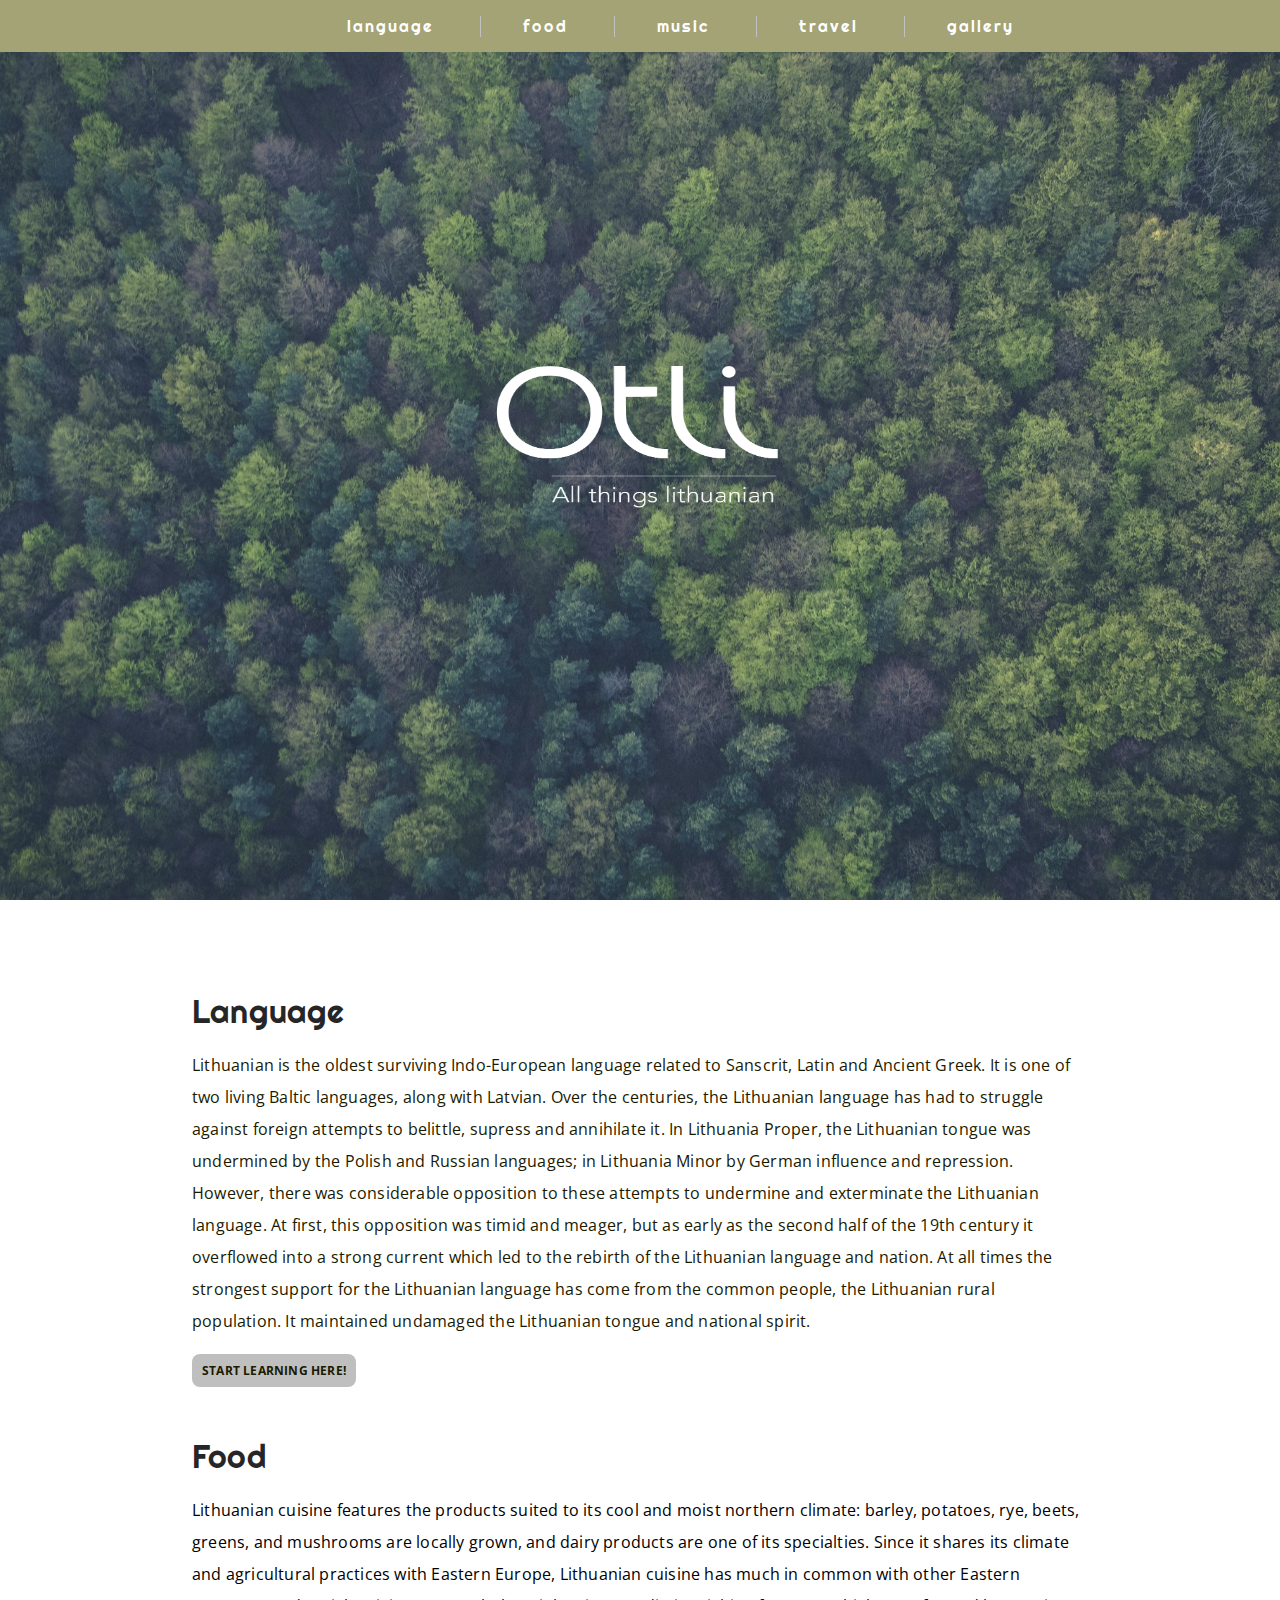
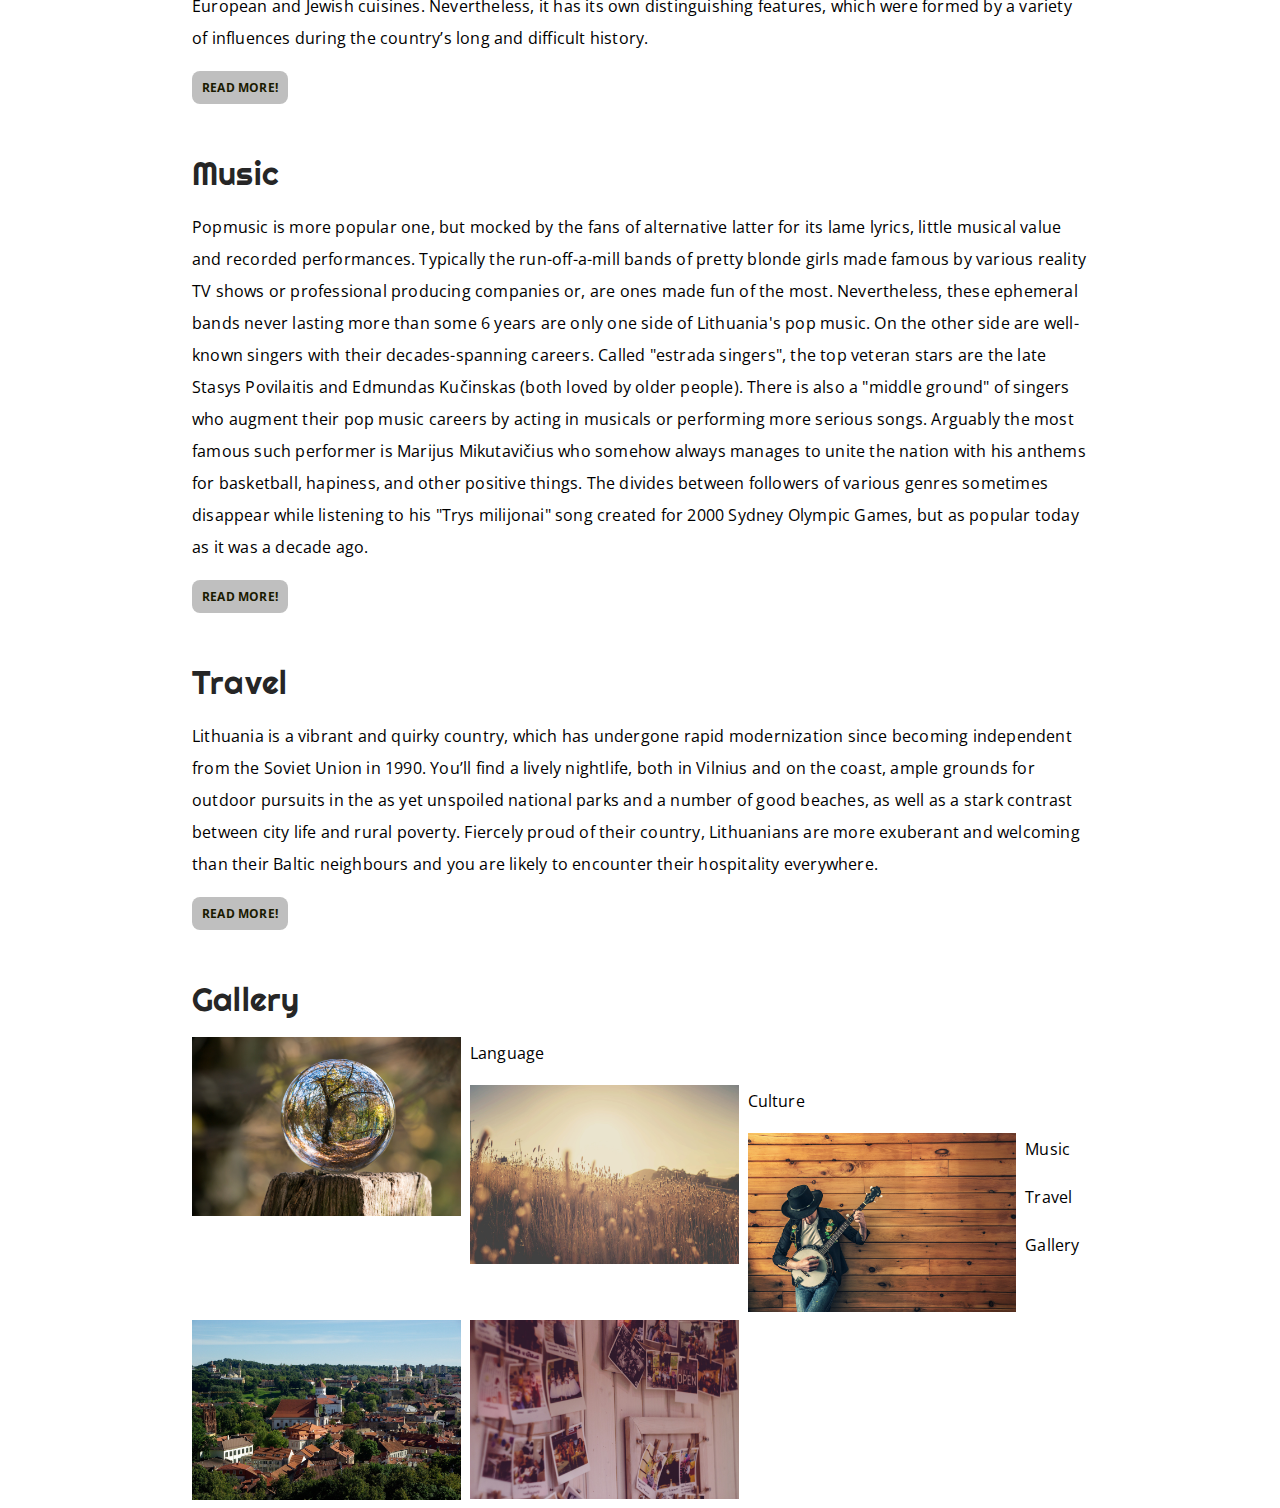
<file: unit_1/index.html>
<!DOCTYPE html>
<html>
	<head>
		<title>Otli</title>
		<link rel="stylesheet" type="text/css" href="css/style.css">
	</head>
	
		<body>

		<header>
			<div id="nav">
				<div id="nav-wrapper">
					<ul>
						<li><a href="#">language</a></li>
						<li><a href="#">food</a></li>
						<li><a href="#">music</a></li>
						<li><a href="#">travel</a></li>
						<li><a href="#">gallery</a></li>
					</ul>
				</div>
			</div>

			<div id="logo">
			
					<img src="images/logo.png" height="240" width="430">
			
			</div>
		</header>

	

		<div id="main">

			<div class="language">
				<h1>Language</h1>
				<p>Lithuanian is the oldest surviving Indo-European language related to Sanscrit, Latin and Ancient Greek. It is one of two living Baltic languages, along with Latvian. Over the centuries, the Lithuanian language has had to struggle against foreign attempts to belittle, supress and annihilate it. In Lithuania Proper, the Lithuanian tongue was undermined by the Polish and Russian languages; in Lithuania Minor by German influence and repression. However, there was considerable opposition to these attempts to undermine and exterminate the Lithuanian language. At first, this opposition was timid and meager, but as early as the second half of the 19th century it overflowed into a strong current which led to the rebirth of the Lithuanian language and nation.
				At all times the strongest support for the Lithuanian language has come from the common people, the Lithuanian rural population. It maintained undamaged the Lithuanian tongue and national spirit. 
				</p>
					<div>
					<a class="button" href="#">START LEARNING HERE!</a>
					</div>
			</div>

			<div class="food">
				<h1>Food</h1>
				<p>Lithuanian cuisine features the products suited to its cool and moist northern climate: barley, potatoes, rye, beets, greens, and mushrooms are locally grown, and dairy products are one of its specialties. Since it shares its climate and agricultural practices with Eastern Europe, Lithuanian cuisine has much in common with other Eastern European and Jewish cuisines. Nevertheless, it has its own distinguishing features, which were formed by a variety of influences during the country’s long and difficult history.
				</p>
					<div>
						<a class="button" href="#">READ MORE!</a>
					</div>
			</div>

			<div class="music">
				<h1>Music</h1>
				<p>Popmusic is more popular one, but mocked by the fans of alternative latter for its lame lyrics, little musical value and recorded performances. Typically the run-off-a-mill bands of pretty blonde girls made famous by various reality TV shows or professional producing companies or, are ones made fun of the most.

				Nevertheless, these ephemeral bands never lasting more than some 6 years are only one side of Lithuania's pop music. On the other side are well-known singers with their decades-spanning careers. Called "estrada singers", the top veteran stars are the late Stasys Povilaitis and Edmundas Kučinskas (both loved by older people).

				There is also a "middle ground" of singers who augment their pop music careers by acting in musicals or performing more serious songs. Arguably the most famous such performer is Marijus Mikutavičius who somehow always manages to unite the nation with his anthems for basketball, hapiness, and other positive things. The divides between followers of various genres sometimes disappear while listening to his "Trys milijonai" song created for 2000 Sydney Olympic Games, but as popular today as it was a decade ago.</p>
					<div>
						<a class="button" href="#">READ MORE!</a>
					</div>
			</div>

			<div class="travel">
				<h1>Travel</h1>
				<p>Lithuania is a vibrant and quirky country, which has undergone rapid modernization since becoming independent from the Soviet Union in 1990. You’ll find a lively nightlife, both in Vilnius and on the coast, ample grounds for outdoor pursuits in the as yet unspoiled national parks and a number of good beaches, as well as a stark contrast between city life and rural poverty. Fiercely proud of their country, Lithuanians are more exuberant and welcoming than their Baltic neighbours and you are likely to encounter their hospitality everywhere.</p>
					<div>
						<a class="button" href="#">READ MORE!</a>
					</div>
			</div>

			<div class="gallery">

				<h1>Gallery</h1>

					<div id="pictures">
						<div class="img_container">
							<a href="#"><img src="images/explore.jpg"></a>
							<p>Language</p>
							<a href="#"><img src="images/culture.jpg"></a>
							<p>Culture</p>
							<a href="#"><img src="images/music.jpg" ></a>
							<p>Music</p>
							<a href="#"><img src="images/travel.jpg"></a>
							<p>Travel</p>
							<a href="#"><img src="images/gallery.jpg"></a>	
							<p>Gallery</p>
						</div>
					</div>
			</div>
		</div>	
		

	</body>

</html>
</file>
<file: unit_1/css/style.css>
@import url('https://fonts.googleapis.com/css?family=Kaushan+Script|Montserrat|Satisfy|Trocchi');
@import url('https://fonts.googleapis.com/css?family=Droid+Serif|Kaushan+Script|Montserrat|Satisfy|Trocchi');
@import url('https://fonts.googleapis.com/css?family=Droid+Serif|Kaushan+Script|Montserrat|Righteous|Satisfy|Trocchi');
@import url('https://fonts.googleapis.com/css?family=Droid+Serif|Kaushan+Script|Montserrat|Open+Sans|Righteous|Satisfy|Trocchi');

body {
	margin:0;
	padding:0;
	
}

header {
	background-size: cover;
	background-image:url("../images/forest_main.jpeg");
	max-width: 100%;
	height: 900px;
}

#logo {
    display: block;
    margin-left: 440px;
    margin-right: auto;
    padding-top: 320px;
    margin-bottom: 300px;

}	

#nav {
	background-color: #a3a375;
	position: fixed;
	width:100%;
	top:0px;
}

#nav-wrapper {
	width: 1200px;
	margin: 0 auto;
	position:relative;	
}

#nav ul {
	background-color: #a3a375;
	height:20px;
	width:100%;
	list-style: none;
	text-align: center;
}

#nav ul li{
	padding-right: 42px;
	padding-left: 42px;
	background-repeat:no-repeat;
	display:inline-block;
}

li+li { 
	border-left: 1px solid #334d00; 
	border-color: #c0c0c0;
}

#nav ul li a {
	font-family: 'Righteous', cursive;
	font-weight: 100;
	letter-spacing: 2px;
	text-decoration:none;
	color:#ffffff;
	font-size: 16px;
	text-align: center;
	display:inline;
	text-transform: lowercase;
}

#main{
	font-family: 'Open Sans', sans-serif;
	font-size: 16px;
	letter-spacing: 0.2px;
	color: #000000;
	line-height: 2em;
	margin-right: 12em;
	margin-left: 12em;	

}

#main a {
	font-family: 'Open sans', sans-serif;
	text-align: center;
	font-weight: bold;
	font-style: normal;
	color: #1a1a00;
	text-transform: uppercase;

}

.button {
	text-decoration: none;
	background-color: #bfbfbf;
    border: 0;
    padding: 8px 10px;
    border-radius: 8px;
    font-size: 12px;

}

.button:hover {
	background-color: #a3a375;

}

h1 {
	font-family: 'Righteous', cursive;
	font-weight: 100;
	color: #262626;
}


.language{
	background-color: #ffffff;
	color:#1a1a00;
	margin-top: 6em;
}

.food {
	background-color: #ffffff;
	margin-top: 2em;
	padding: 0px;
	margin-top: 2em;
	float: left;
	
}

.music {
	background-color: #ffffff;
	margin-top: 2em;
	padding: 0px;
	margin-top: 2em;
	float: left;
	
}	

.travel {
	background-color: #ffffff;
	margin-top: 2em;
	padding: 0px;
	margin-top: 2em;
	float: left;
}	

.gallery {
	background-color: #ffffff;
	margin-top: 2em;
	padding: 0px;
	margin-top: 2em;
	float: left;
	
}

.gallery img {
	float: left; 
	width: 30%; 
	margin-right: 1%; 
	margin-bottom: 0.5em;
	text-align: center;
}

.image_container {
	float:left;
}
</file>
